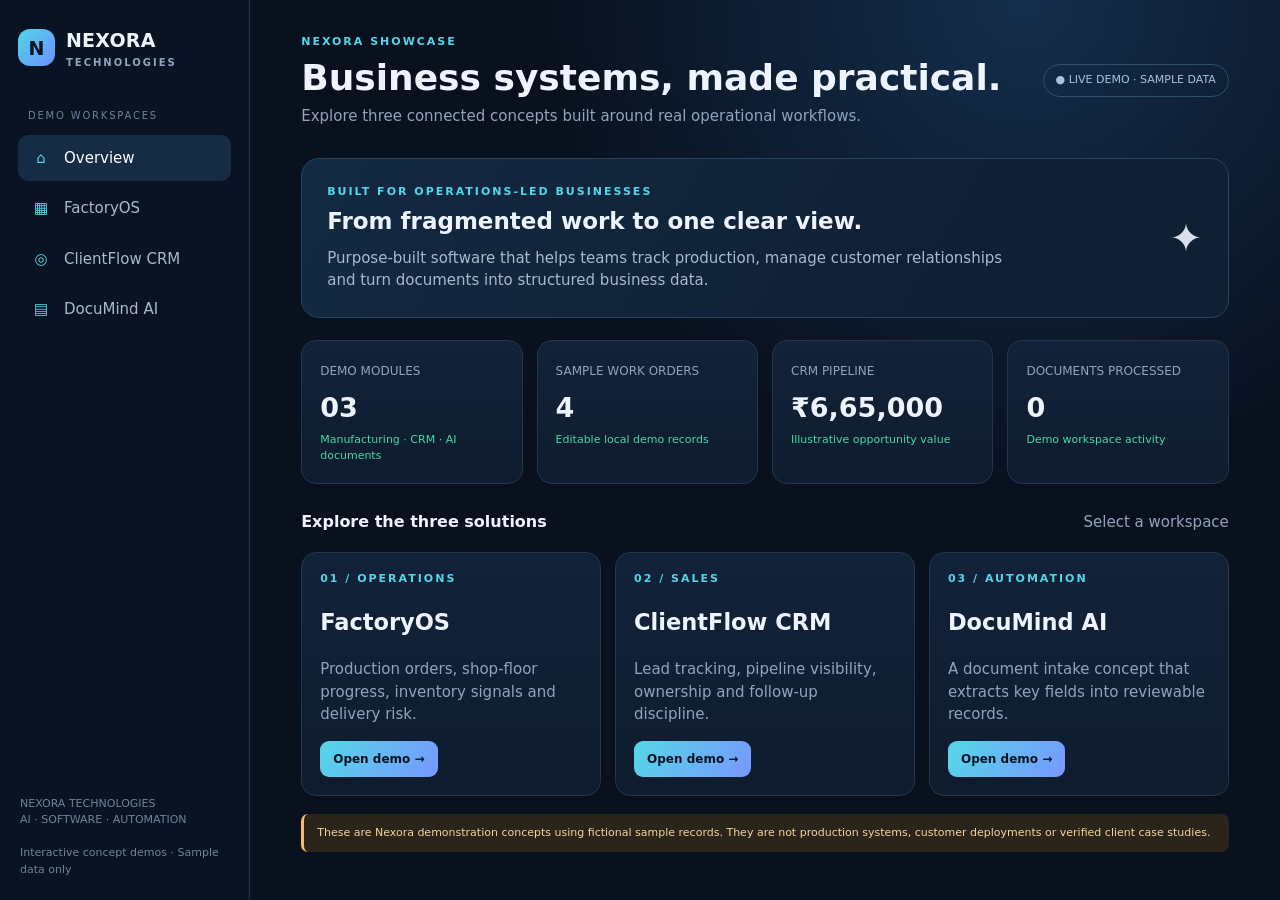
<file: index.html>
<!DOCTYPE html>
<html lang="en">
<head>
<meta charset="UTF-8"><meta name="viewport" content="width=device-width,initial-scale=1">
<title>Nexora | Professional Demo Suite</title>
<style>
:root{--bg:#09111f;--panel:#101d30;--panel2:#14243a;--line:#24364d;--text:#edf4ff;--muted:#91a4bd;--cyan:#52d6e8;--blue:#6c91ff;--green:#47d7a0;--amber:#f4bd65;--red:#ff7887}
*{box-sizing:border-box}body{margin:0;background:radial-gradient(circle at 80% 0%,#142e4c 0,transparent 35%),var(--bg);color:var(--text);font:15px/1.5 Inter,ui-sans-serif,system-ui,-apple-system,Segoe UI,sans-serif}button,input,select,textarea{font:inherit}button{cursor:pointer}.shell{display:grid;grid-template-columns:250px 1fr;min-height:100vh}.side{padding:26px 18px;border-right:1px solid var(--line);background:#091321;position:sticky;top:0;height:100vh}.brand{display:flex;align-items:center;gap:11px;font-weight:800;font-size:19px;letter-spacing:.2px}.logo{width:37px;height:37px;border-radius:12px;background:linear-gradient(135deg,var(--cyan),var(--blue));display:grid;place-items:center;color:#061321;font-weight:900}.brand small{display:block;color:var(--muted);font-size:10px;letter-spacing:2px;font-weight:700}.navlabel{color:#6e829d;text-transform:uppercase;font-size:10px;letter-spacing:1.8px;margin:38px 10px 12px}.nav button{display:flex;align-items:center;gap:12px;width:100%;border:0;background:transparent;color:#a9bad0;padding:12px;border-radius:10px;text-align:left;margin:4px 0}.nav button.active,.nav button:hover{background:#162b44;color:white}.nav .ico{width:22px;text-align:center;color:var(--cyan)}.sidefoot{position:absolute;bottom:22px;left:20px;right:20px;color:#6f839c;font-size:11px}.main{padding:28px clamp(18px,4vw,52px);max-width:1600px;width:100%;margin:auto}.top{display:flex;justify-content:space-between;align-items:center;gap:20px;margin-bottom:30px}.eyebrow{color:var(--cyan);font-size:11px;font-weight:800;letter-spacing:2px;text-transform:uppercase}.top h1{font-size:clamp(26px,3vw,36px);line-height:1.15;margin:7px 0}.sub{color:var(--muted);margin:0}.pill{border:1px solid #31506a;color:#a9c4dd;border-radius:99px;padding:7px 12px;font-size:11px;white-space:nowrap}.hero{padding:25px;border:1px solid #28445f;border-radius:18px;background:linear-gradient(120deg,#132a43,#102034 70%);margin-bottom:22px;display:flex;justify-content:space-between;gap:20px;align-items:center}.hero h2{font-size:23px;margin:4px 0 8px}.hero p{color:#a7bad0;max-width:690px;margin:0}.hero-mark{font-size:40px;opacity:.9}.grid{display:grid;grid-template-columns:repeat(4,minmax(0,1fr));gap:14px;margin:18px 0}.metric,.card{background:linear-gradient(180deg,#122239,#0f1c2e);border:1px solid var(--line);border-radius:15px;padding:18px}.metric span{color:var(--muted);font-size:12px}.metric strong{display:block;font-size:27px;margin:7px 0 3px}.delta{font-size:11px;color:var(--green)}.sectionhead{display:flex;align-items:center;justify-content:space-between;gap:12px;margin:26px 0 12px}.sectionhead h3{margin:0;font-size:16px}.btn{border:1px solid #35536e;background:#19314d;color:#eaf5ff;border-radius:9px;padding:9px 13px;font-size:12px;font-weight:700}.btn.primary{background:linear-gradient(120deg,#55d7e7,#7798ff);color:#071321;border:0}.btn.ghost{background:transparent}.btn.danger{color:#ff9aa5;border-color:#633d4a;background:#2a1a29}.btn:disabled{opacity:.4;cursor:not-allowed}.tablewrap{overflow:auto;border:1px solid var(--line);border-radius:13px}table{width:100%;border-collapse:collapse;min-width:650px;background:#0e1b2c}th,td{text-align:left;padding:13px 15px;border-bottom:1px solid #20334a;font-size:12px}th{color:#8298b2;background:#122238;font-size:10px;text-transform:uppercase;letter-spacing:1px}td{color:#dce8f7}tr:last-child td{border:0}.status{display:inline-block;padding:4px 8px;border-radius:99px;font-size:10px;background:#1c3d39;color:#69e0b1}.status.warn{background:#44351f;color:#ffd18a}.status.info{background:#203757;color:#9bc4ff}.status.bad{background:#462631;color:#ff9eaa}.two{display:grid;grid-template-columns:1.25fr .75fr;gap:15px}.barrow{display:grid;grid-template-columns:115px 1fr 45px;align-items:center;gap:10px;margin:14px 0;font-size:11px;color:#a7bad0}.bar{height:8px;border-radius:20px;background:#24364d;overflow:hidden}.bar i{display:block;height:100%;background:linear-gradient(90deg,var(--cyan),var(--blue));border-radius:20px}.activity{display:flex;gap:12px;padding:11px 0;border-bottom:1px solid #20334a;font-size:12px}.dot{width:8px;height:8px;border-radius:50%;background:var(--cyan);margin-top:5px;flex:none}.muted{color:var(--muted)}.formgrid{display:grid;grid-template-columns:repeat(2,1fr);gap:12px}.field label{display:block;color:#9db0c8;font-size:11px;margin:0 0 6px}.field input,.field select,.field textarea{width:100%;border:1px solid #2b4059;border-radius:9px;background:#0a1727;color:#eef5ff;padding:10px 11px;outline:none}.field input:focus,.field select:focus,.field textarea:focus{border-color:var(--cyan)}.field.full{grid-column:1/-1}.actions{display:flex;gap:8px;flex-wrap:wrap;margin-top:14px}.tabs{display:flex;gap:7px;flex-wrap:wrap;margin:15px 0}.tabs button{background:#0d1b2d;border:1px solid var(--line);color:#9fb2c9;border-radius:8px;padding:8px 12px;font-size:11px}.tabs button.active{color:#071321;background:var(--cyan);border-color:var(--cyan)}.drop{border:1px dashed #45617d;border-radius:14px;padding:26px;text-align:center;background:#0c1a2b}.drop input{max-width:240px;color:#a8bdd4;font-size:11px}.notice{border-left:3px solid var(--amber);background:#2a251b;padding:11px 13px;border-radius:7px;color:#f4d59d;font-size:11px;margin:14px 0}.success{border-left-color:var(--green);background:#142b2a;color:#a7e8d0}.docfields{display:grid;grid-template-columns:repeat(2,1fr);gap:10px;margin-top:15px}.docfields div{background:#0b1929;border:1px solid #253950;border-radius:9px;padding:11px}.docfields small{display:block;color:#8298b2;font-size:10px}.docfields strong{font-size:13px}.empty{text-align:center;padding:28px;color:#8196b0}.footer{color:#627790;font-size:10px;text-align:center;padding:25px 0}.mobilebar{display:none}
@media(max-width:1000px){.grid{grid-template-columns:repeat(2,1fr)}.two{grid-template-columns:1fr}.shell{grid-template-columns:210px 1fr}}
@media(max-width:700px){.shell{display:block}.side{height:auto;position:relative;padding:14px 16px;border-right:0;border-bottom:1px solid var(--line)}.sidefoot,.navlabel{display:none}.nav{display:flex;overflow:auto;gap:5px;margin-top:12px}.nav button{width:auto;white-space:nowrap;padding:9px 11px;font-size:11px}.main{padding:20px 14px}.hero{padding:18px}.hero-mark{display:none}.grid{gap:9px}.metric{padding:13px}.metric strong{font-size:22px}.top{align-items:flex-start}.formgrid{grid-template-columns:1fr}.field.full{grid-column:auto}}
</style>
</head>
<body>
<div class="shell">
<aside class="side">
  <div class="brand"><div class="logo">N</div><div>NEXORA<small>TECHNOLOGIES</small></div></div>
  <div class="navlabel">Demo workspaces</div>
  <nav class="nav">
    <button class="active" data-page="overview"><span class="ico">⌂</span>Overview</button>
    <button data-page="factory"><span class="ico">▦</span>FactoryOS</button>
    <button data-page="crm"><span class="ico">◎</span>ClientFlow CRM</button>
    <button data-page="docs"><span class="ico">▤</span>DocuMind AI</button>
  </nav>
  <div class="sidefoot">NEXORA TECHNOLOGIES<br>AI · SOFTWARE · AUTOMATION<br><br>Interactive concept demos · Sample data only</div>
</aside>
<main class="main" id="app"></main>
</div>
<script>
const seed={
 orders:[
  {id:"WO-2048",product:"Precision Valve Housing",customer:"Apex Industrial",qty:240,due:"2026-11-12",status:"In Production",progress:72},
  {id:"WO-2047",product:"Drive Coupling Set",customer:"Northstar Motors",qty:120,due:"2026-11-08",status:"Quality Check",progress:91},
  {id:"WO-2046",product:"Hydraulic Manifold",customer:"Mechline Systems",qty:80,due:"2026-11-15",status:"Scheduled",progress:18},
  {id:"WO-2045",product:"Mounting Bracket X2",customer:"Apex Industrial",qty:500,due:"2026-11-06",status:"Delayed",progress:46}
 ],
 leads:[
  {id:"NX-301",name:"Aarav Shah",company:"Patel Engineering Works",email:"aarav@example.com",value:185000,stage:"Qualified",owner:"Sales Team"},
  {id:"NX-302",name:"Mira Desai",company:"Orbit Logistics",email:"mira@example.com",value:95000,stage:"Proposal",owner:"Sales Team"},
  {id:"NX-303",name:"Rohan Mehta",company:"Vertex Components",email:"rohan@example.com",value:260000,stage:"New",owner:"Founder"},
  {id:"NX-304",name:"Nisha Patel",company:"BluePeak Realty",email:"nisha@example.com",value:125000,stage:"Negotiation",owner:"Founder"}
 ],
 docs:[]
};
function load(k){try{return JSON.parse(localStorage.getItem("nx_"+k))||structuredClone(seed[k])}catch(e){return structuredClone(seed[k])}}
let orders=load("orders"),leads=load("leads"),docs=load("docs"),page="overview";
const money=n=>"₹"+Number(n).toLocaleString("en-IN");
function save(){localStorage.setItem("nx_orders",JSON.stringify(orders));localStorage.setItem("nx_leads",JSON.stringify(leads));localStorage.setItem("nx_docs",JSON.stringify(docs))}
function status(s){let c=s==="Delayed"||s==="At Risk"?"bad":s==="Scheduled"||s==="New"?"info":s==="Proposal"||s==="Quality Check"?"warn":"";return `<span class="status ${c}">${s}</span>`}
function header(kicker,title,sub){return `<div class="top"><div><div class="eyebrow">${kicker}</div><h1>${title}</h1><p class="sub">${sub}</p></div><span class="pill">● LIVE DEMO · SAMPLE DATA</span></div>`}
function metric(label,value,delta){return `<div class="metric"><span>${label}</span><strong>${value}</strong><div class="delta">${delta}</div></div>`}
function render(){
 document.querySelectorAll(".nav button").forEach(b=>b.classList.toggle("active",b.dataset.page===page));
 const app=document.getElementById("app");
 if(page==="overview")app.innerHTML=header("NEXORA SHOWCASE","Business systems, made practical.","Explore three connected concepts built around real operational workflows.")+
 `<div class="hero"><div><div class="eyebrow">BUILT FOR OPERATIONS-LED BUSINESSES</div><h2>From fragmented work to one clear view.</h2><p>Purpose-built software that helps teams track production, manage customer relationships and turn documents into structured business data.</p></div><div class="hero-mark">✦</div></div>
 <div class="grid">${metric("DEMO MODULES","03","Manufacturing · CRM · AI documents")}${metric("SAMPLE WORK ORDERS",orders.length,"Editable local demo records")}${metric("CRM PIPELINE",money(leads.reduce((a,x)=>a+x.value,0)),"Illustrative opportunity value")}${metric("DOCUMENTS PROCESSED",docs.length,"Demo workspace activity")}</div>
 <div class="sectionhead"><h3>Explore the three solutions</h3><span class="muted">Select a workspace</span></div>
 <div class="grid" style="grid-template-columns:repeat(3,minmax(0,1fr))">
 <div class="card"><div class="eyebrow">01 / OPERATIONS</div><h2>FactoryOS</h2><p class="muted">Production orders, shop-floor progress, inventory signals and delivery risk.</p><button class="btn primary" onclick="go('factory')">Open demo →</button></div>
 <div class="card"><div class="eyebrow">02 / SALES</div><h2>ClientFlow CRM</h2><p class="muted">Lead tracking, pipeline visibility, ownership and follow-up discipline.</p><button class="btn primary" onclick="go('crm')">Open demo →</button></div>
 <div class="card"><div class="eyebrow">03 / AUTOMATION</div><h2>DocuMind AI</h2><p class="muted">A document intake concept that extracts key fields into reviewable records.</p><button class="btn primary" onclick="go('docs')">Open demo →</button></div></div>
 <div class="notice">These are Nexora demonstration concepts using fictional sample records. They are not production systems, customer deployments or verified client case studies.</div>`;
 if(page==="factory")renderFactory(app);
 if(page==="crm")renderCRM(app);
 if(page==="docs")renderDocs(app);
}
function renderFactory(app){
 app.innerHTML=header("DEMO 01 · MANUFACTURING","FactoryOS","A single operations view for work orders, production progress and delivery commitments.")+
 `<div class="grid">${metric("ACTIVE WORK ORDERS",orders.length,"Across all production stages")}${metric("UNITS IN PRODUCTION",orders.reduce((a,x)=>a+x.qty,0).toLocaleString("en-IN"),"Sample order quantities")}${metric("ON-TIME RISK",orders.filter(x=>x.status==="Delayed").length,"Orders requiring attention")}${metric("AVG. COMPLETION",Math.round(orders.reduce((a,x)=>a+x.progress,0)/Math.max(orders.length,1))+"%","Across sample work orders")}</div>
 <div class="two"><div class="card"><div class="sectionhead"><h3>Work order register</h3><button class="btn primary" onclick="addOrder()">+ New work order</button></div><div class="tablewrap"><table><thead><tr><th>Order</th><th>Product / Customer</th><th>Qty</th><th>Due date</th><th>Status</th><th>Progress</th></tr></thead><tbody>${orders.map(o=>`<tr><td><b>${o.id}</b></td><td>${o.product}<br><span class="muted">${o.customer}</span></td><td>${o.qty}</td><td>${o.due}</td><td>${status(o.status)}</td><td><div style="min-width:90px">${o.progress}%<div class="bar"><i style="width:${o.progress}%"></i></div></div></td></tr>`).join("")}</tbody></table></div></div>
 <div class="card"><h3>Production stage mix</h3>${["Scheduled","In Production","Quality Check","Delayed"].map((s,i)=>{let n=orders.filter(o=>o.status===s).length;return `<div class="barrow"><span>${s}</span><div class="bar"><i style="width:${orders.length?n/orders.length*100:0}%"></i></div><b>${n}</b></div>`}).join("")}<div class="notice">Demo insight: delayed orders are flagged for review. A live system could connect this view to ERP, inventory and machine data.</div><h3>Recent activity</h3><div class="activity"><i class="dot"></i><div>WO-2048 moved to <b>72% complete</b><br><span class="muted">Production update · sample</span></div></div><div class="activity"><i class="dot"></i><div>WO-2047 awaiting <b>quality sign-off</b><br><span class="muted">Quality workflow · sample</span></div></div></div></div>
 <div class="actions"><button class="btn" onclick="exportCSV('orders')">Export work orders CSV</button><button class="btn ghost" onclick="resetData()">Reset sample data</button></div>`;
}
function renderCRM(app){
 app.innerHTML=header("DEMO 02 · CUSTOMER RELATIONSHIPS","ClientFlow CRM","A practical sales workspace for B2B teams managing leads, opportunities and next steps.")+
 `<div class="grid">${metric("OPEN OPPORTUNITIES",leads.length,"Active sample leads")}${metric("PIPELINE VALUE",money(leads.reduce((a,x)=>a+x.value,0)),"Illustrative deal value")}${metric("PROPOSALS",leads.filter(x=>x.stage==="Proposal").length,"Awaiting client response")}${metric("NEGOTIATIONS",leads.filter(x=>x.stage==="Negotiation").length,"Late-stage opportunities")}</div>
 <div class="card"><div class="sectionhead"><h3>Sales pipeline</h3><button class="btn primary" onclick="addLead()">+ Add lead</button></div><div class="tabs">${["All","New","Qualified","Proposal","Negotiation","Won"].map(t=>`<button class="${t==="All"?"active":""}" onclick="filterLeads('${t}',this)">${t}</button>`).join("")}</div><div class="tablewrap"><table><thead><tr><th>Lead / Company</th><th>Contact</th><th>Deal value</th><th>Stage</th><th>Owner</th><th>Update</th></tr></thead><tbody id="leadrows">${leadRows(leads)}</tbody></table></div></div>
 <div class="two" style="margin-top:15px"><div class="card"><h3>Pipeline by stage</h3>${["New","Qualified","Proposal","Negotiation","Won"].map(s=>{let v=leads.filter(x=>x.stage===s).reduce((a,x)=>a+x.value,0);let max=Math.max(1,...leads.map(x=>x.value));return `<div class="barrow"><span>${s}</span><div class="bar"><i style="width:${Math.min(100,v/(max*2)*100)}%"></i></div><b>${money(v)}</b></div>`}).join("")}</div><div class="card"><h3>Sales hygiene checklist</h3><div class="activity"><i class="dot"></i><div>Every lead has a named owner</div></div><div class="activity"><i class="dot"></i><div>Opportunity stages are visible</div></div><div class="activity"><i class="dot"></i><div>Deal values support forecasting</div></div><div class="activity"><i class="dot"></i><div>Next-action reminders can be added in a production build</div></div></div></div>
 <div class="actions"><button class="btn" onclick="exportCSV('leads')">Export leads CSV</button></div>`;
}
function leadRows(arr){return arr.map(l=>`<tr><td><b>${l.name}</b><br><span class="muted">${l.company}</span></td><td>${l.email}</td><td>${money(l.value)}</td><td>${status(l.stage)}</td><td>${l.owner}</td><td><select aria-label="Update stage" onchange="setStage('${l.id}',this.value)" style="background:#0a1727;color:#eaf5ff;border:1px solid #2b4059;border-radius:7px;padding:6px"><option ${l.stage==="New"?"selected":""}>New</option><option ${l.stage==="Qualified"?"selected":""}>Qualified</option><option ${l.stage==="Proposal"?"selected":""}>Proposal</option><option ${l.stage==="Negotiation"?"selected":""}>Negotiation</option><option ${l.stage==="Won"?"selected":""}>Won</option></select></td></tr>`).join("")}
function filterLeads(stage,btn){document.querySelectorAll(".tabs button").forEach(b=>b.classList.remove("active"));btn.classList.add("active");document.getElementById("leadrows").innerHTML=leadRows(stage==="All"?leads:leads.filter(l=>l.stage===stage))}
function setStage(id,s){leads=leads.map(l=>l.id===id?{...l,stage:s}:l);save();renderCRM(document.getElementById("app"))}
function renderDocs(app){
 app.innerHTML=header("DEMO 03 · DOCUMENT AUTOMATION","DocuMind AI","Turn incoming business documents into structured, reviewable records.")+
 `<div class="grid">${metric("DOCUMENTS IN WORKSPACE",docs.length,"Stored in this browser")}${metric("REVIEW REQUIRED",docs.filter(d=>d.status==="Needs review").length,"Human verification queue")}${metric("APPROVED",docs.filter(d=>d.status==="Approved").length,"Reviewed demo records")}${metric("EXTRACTION MODE","SIMULATED","No external AI service connected")}</div>
 <div class="two"><div class="card"><h3>Document intake</h3><p class="muted">Upload a sample invoice, purchase order or plain-text document. This demo simulates an extraction result for review.</p><div class="drop"><div style="font-size:27px">⇧</div><b>Choose a document</b><p class="muted">PDF, TXT, CSV or image · sample workflow</p><input id="docfile" type="file" accept=".pdf,.txt,.csv,.png,.jpg,.jpeg"></div><div class="actions"><button class="btn primary" onclick="processDoc()">Run demo extraction</button></div><div class="notice">Important: this is a UI/workflow prototype. It does not perform OCR or call an AI model. A production version would connect secure file storage, OCR/LLM extraction, validation rules and human approval.</div></div>
 <div class="card"><h3>Suggested workflow</h3><div class="activity"><i class="dot"></i><div><b>1. Receive</b><br><span class="muted">Invoice, PO, delivery note or vendor form</span></div></div><div class="activity"><i class="dot"></i><div><b>2. Extract</b><br><span class="muted">Vendor, document number, date, totals and line items</span></div></div><div class="activity"><i class="dot"></i><div><b>3. Validate</b><br><span class="muted">Required fields, totals, duplicates and confidence</span></div></div><div class="activity"><i class="dot"></i><div><b>4. Approve & export</b><br><span class="muted">Human sign-off before ERP/accounting handoff</span></div></div></div></div>
 <div class="card" style="margin-top:15px"><div class="sectionhead"><h3>Extraction review queue</h3><button class="btn" onclick="exportCSV('docs')">Export records CSV</button></div>${docs.length?`<div class="tablewrap"><table><thead><tr><th>File</th><th>Document no.</th><th>Vendor</th><th>Total</th><th>Status</th><th>Action</th></tr></thead><tbody>${docs.map((d,i)=>`<tr><td>${d.file}</td><td>${d.number}</td><td>${d.vendor}</td><td>${money(d.total)}</td><td>${status(d.status)}</td><td><button class="btn" onclick="approveDoc(${i})">${d.status==="Approved"?"Approved":"Approve"}</button></td></tr>`).join("")}</tbody></table></div>`:`<div class="empty">No documents yet. Upload a sample file to start the demo workflow.</div>`}</div>`;
}
function go(p){page=p;render()}
function addOrder(){let product=prompt("Product / item name:");if(!product)return;let customer=prompt("Customer name:","Demo Customer")||"Demo Customer";let qty=Number(prompt("Quantity:","100"))||100;orders.unshift({id:"WO-"+(2050+orders.length),product,customer,qty,due:"2026-11-20",status:"Scheduled",progress:0});save();render()}
function addLead(){let name=prompt("Contact name:");if(!name)return;let company=prompt("Company:","New prospect")||"New prospect";let value=Number(prompt("Opportunity value in INR:","75000"))||75000;leads.unshift({id:"NX-"+(305+leads.length),name,company,email:"contact@example.com",value,stage:"New",owner:"Founder"});save();render()}
function processDoc(){let f=document.getElementById("docfile").files[0];if(!f){alert("Please choose a file first.");return}let name=f.name;let ext=name.split(".").pop().toLowerCase();let textContent="";if(ext==="txt"||ext==="csv"){let reader=new FileReader();reader.onload=()=>{textContent=String(reader.result).slice(0,4000);makeDoc(name,textContent)};reader.readAsText(f)}else makeDoc(name,"")}
function makeDoc(name,txt){let match=txt.match(/(?:total|amount)\s*[:=]?\s*(?:₹|INR)?\s*([\d,]+(?:\.\d{1,2})?)/i);let total=match?Number(match[1].replace(/,/g,"")):48250;let vendor=(txt.match(/(?:vendor|supplier)\s*[:=]\s*([^\n,]+)/i)||[])[1]||"Sample Industrial Supplies";let number=(txt.match(/(?:invoice|document)\s*(?:no|number|#)?\s*[:=]?\s*([A-Z0-9-]+)/i)||[])[1]||"INV-DEMO-1042";docs.unshift({file:name,number,vendor:vendor.trim(),total,status:"Needs review",extractedAt:new Date().toLocaleString("en-IN")});save();render()}
function approveDoc(i){docs[i].status="Approved";save();render()}
function exportCSV(which){let rows=which==="orders"?orders:which==="leads"?leads:docs;if(!rows.length){alert("No records to export.");return}let keys=Object.keys(rows[0]);let csv=[keys.join(","),...rows.map(r=>keys.map(k=>'"'+String(r[k]??"").replace(/"/g,'""')+'"').join(","))].join("\n");let a=document.createElement("a");a.href=URL.createObjectURL(new Blob([csv],{type:"text/csv"}));a.download="nexora-"+which+".csv";a.click();URL.revokeObjectURL(a.href)}
function resetData(){if(!confirm("Reset all demo records to the original sample data?"))return;orders=structuredClone(seed.orders);leads=structuredClone(seed.leads);docs=[];save();render()}
document.querySelectorAll(".nav button").forEach(b=>b.addEventListener("click",()=>go(b.dataset.page)));
render();
</script>
</body></html>
</file>
